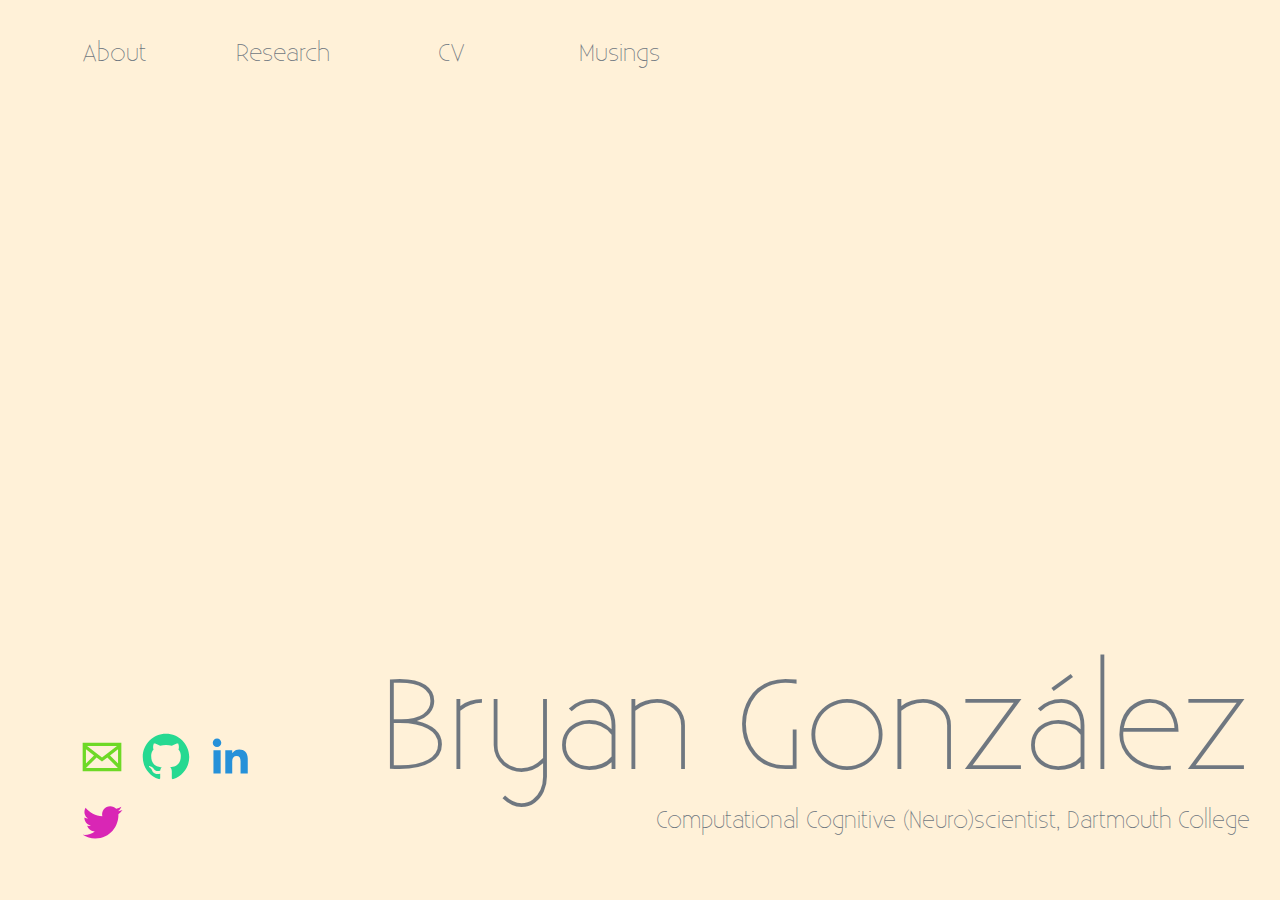
<file: index.html>
<!DOCTYPE html>
<html lang="en">

<title>Bryan González</title>


<meta charset="UTF-8">

<script src="/static/lib/jquery-min.js" type="text/javascript"> </script>
<script src="/static/lib/bootstrap.min.js" type="text/javascript"> </script>



<link rel="stylesheet" href="/static/css/animate.css" type="text/css" />

<link rel="stylesheet" href="/static/css/bootstrap.min.css" type="text/css" />
<link rel="stylesheet"  href="/static/css/styles.css" type="text/css"/>
<link rel="shortcut icon" href="/static/favicon.ico">
<meta name="viewport" content="width=device-width, initial-scale=1, shrink-to-fit=yes">





    <div class="container-fluid" style="height: 100%;">

        

<div class="container-fluid" style="height: 100%;">
    <!-- top menu bar -->
    <div class="row justify-content-start align-items-center no-gutters animated bounceInDown" id="menu_opts" style="height: 8vh; width:79vw; font-size: x-large;">
        <div class="col-2" style="text-align: center"  >
            <a class="menubutton" id="abt_btn" href=/about_me.html>About</a>
        </div>
        <div class="col-2" style="text-align: center" >
            <a class="menubutton" id="rsrch_btn" href=/research.html>Research</a>
        </div>
        <div class="col-2" style="text-align: center" >
            <a class="menubutton" id="cv_btn" href=/CV.html>CV</a>
        </div>
        <div class="col-2" style="text-align: center" >
            <a class="menubutton" id="cntct_btn" href=/blog.html>Musings</a>
        </div>
    </div>

    <div class="row justify-content-between align-items-end animated bounceInUp" style="height: 85vh;">
        <div class="col-sm-3 justify-content-start align-items-end">
            <ul class="soc">

  <li><a class="icon-8 email" href="mailto:bsg262@gmail.com" title="Email" target="_blank" rel="noopener noreferrer">
      <div class="ir">
        <svg viewbox="0 0 512 512" preserveAspectRatio="xMidYMid meet">
          <path d="M101.3 141.6v228.9h0.3 308.4 0.8V141.6H101.3zM375.7 167.8l-119.7 91.5 -119.6-91.5H375.7zM127.6 194.1l64.1 49.1 -64.1 64.1V194.1zM127.8 344.2l84.9-84.9 43.2 33.1 43-32.9 84.7 84.7L127.8 344.2 127.8 344.2zM384.4 307.8l-64.4-64.4 64.4-49.3V307.8z"></path>
        </svg>
      </div></a></li>
  <li><a class="icon-13 github" href="https://github.com/BryanGonzalez262" title="GitHub" target="_blank" rel="noopener noreferrer">
      <div class="ir">
        <svg viewbox="0 0 512 512" preserveAspectRatio="xMidYMid meet">
          <path d="M256 70.7c-102.6 0-185.9 83.2-185.9 185.9 0 82.1 53.3 151.8 127.1 176.4 9.3 1.7 12.3-4 12.3-8.9V389.4c-51.7 11.3-62.5-21.9-62.5-21.9 -8.4-21.5-20.6-27.2-20.6-27.2 -16.9-11.5 1.3-11.3 1.3-11.3 18.7 1.3 28.5 19.2 28.5 19.2 16.6 28.4 43.5 20.2 54.1 15.4 1.7-12 6.5-20.2 11.8-24.9 -41.3-4.7-84.7-20.6-84.7-91.9 0-20.3 7.3-36.9 19.2-49.9 -1.9-4.7-8.3-23.6 1.8-49.2 0 0 15.6-5 51.1 19.1 14.8-4.1 30.7-6.2 46.5-6.3 15.8 0.1 31.7 2.1 46.6 6.3 35.5-24 51.1-19.1 51.1-19.1 10.1 25.6 3.8 44.5 1.8 49.2 11.9 13 19.1 29.6 19.1 49.9 0 71.4-43.5 87.1-84.9 91.7 6.7 5.8 12.8 17.1 12.8 34.4 0 24.9 0 44.9 0 51 0 4.9 3 10.7 12.4 8.9 73.8-24.6 127-94.3 127-176.4C441.9 153.9 358.6 70.7 256 70.7z"></path>
        </svg>
      </div></a></li>
  <li><a class="icon-17 linkedin" href="https://www.linkedin.com/in/bryan-gonzalez-a8a72b31/" title="LinkedIn" target="_blank" rel="noopener noreferrer">
      <div class="ir">
        <svg viewbox="0 0 512 512" preserveAspectRatio="xMidYMid meet">
          <path d="M186.4 142.4c0 19-15.3 34.5-34.2 34.5 -18.9 0-34.2-15.4-34.2-34.5 0-19 15.3-34.5 34.2-34.5C171.1 107.9 186.4 123.4 186.4 142.4zM181.4 201.3h-57.8V388.1h57.8V201.3zM273.8 201.3h-55.4V388.1h55.4c0 0 0-69.3 0-98 0-26.3 12.1-41.9 35.2-41.9 21.3 0 31.5 15 31.5 41.9 0 26.9 0 98 0 98h57.5c0 0 0-68.2 0-118.3 0-50-28.3-74.2-68-74.2 -39.6 0-56.3 30.9-56.3 30.9v-25.2H273.8z"></path>
        </svg>
      </div></a></li>
  <li><a class="icon-26 twitter" href="https://twitter.com/yoBryanGonzalez" title="Twitter" target="_blank" rel="noopener noreferrer">
      <div class="ir">
        <svg viewbox="0 0 512 512" preserveAspectRatio="xMidYMid meet">
          <path d="M419.6 168.6c-11.7 5.2-24.2 8.7-37.4 10.2 13.4-8.1 23.8-20.8 28.6-36 -12.6 7.5-26.5 12.9-41.3 15.8 -11.9-12.6-28.8-20.6-47.5-20.6 -42 0-72.9 39.2-63.4 79.9 -54.1-2.7-102.1-28.6-134.2-68 -17 29.2-8.8 67.5 20.1 86.9 -10.7-0.3-20.7-3.3-29.5-8.1 -0.7 30.2 20.9 58.4 52.2 64.6 -9.2 2.5-19.2 3.1-29.4 1.1 8.3 25.9 32.3 44.7 60.8 45.2 -27.4 21.4-61.8 31-96.4 27 28.8 18.5 63 29.2 99.8 29.2 120.8 0 189.1-102.1 185-193.6C399.9 193.1 410.9 181.7 419.6 168.6z"></path>
        </svg>
      </div></a></li>
</ul>
        </div>
        <div class="col-auto justify-content-end">
        <p id="title_name" style="margin-bottom: -13px;" >Bryan González</p>
        <p id="subtitle">Computational Cognitive (Neuro)scientist, Dartmouth College</p>
        </div>
    </div>


</div>

    </div>


</html>
</file>
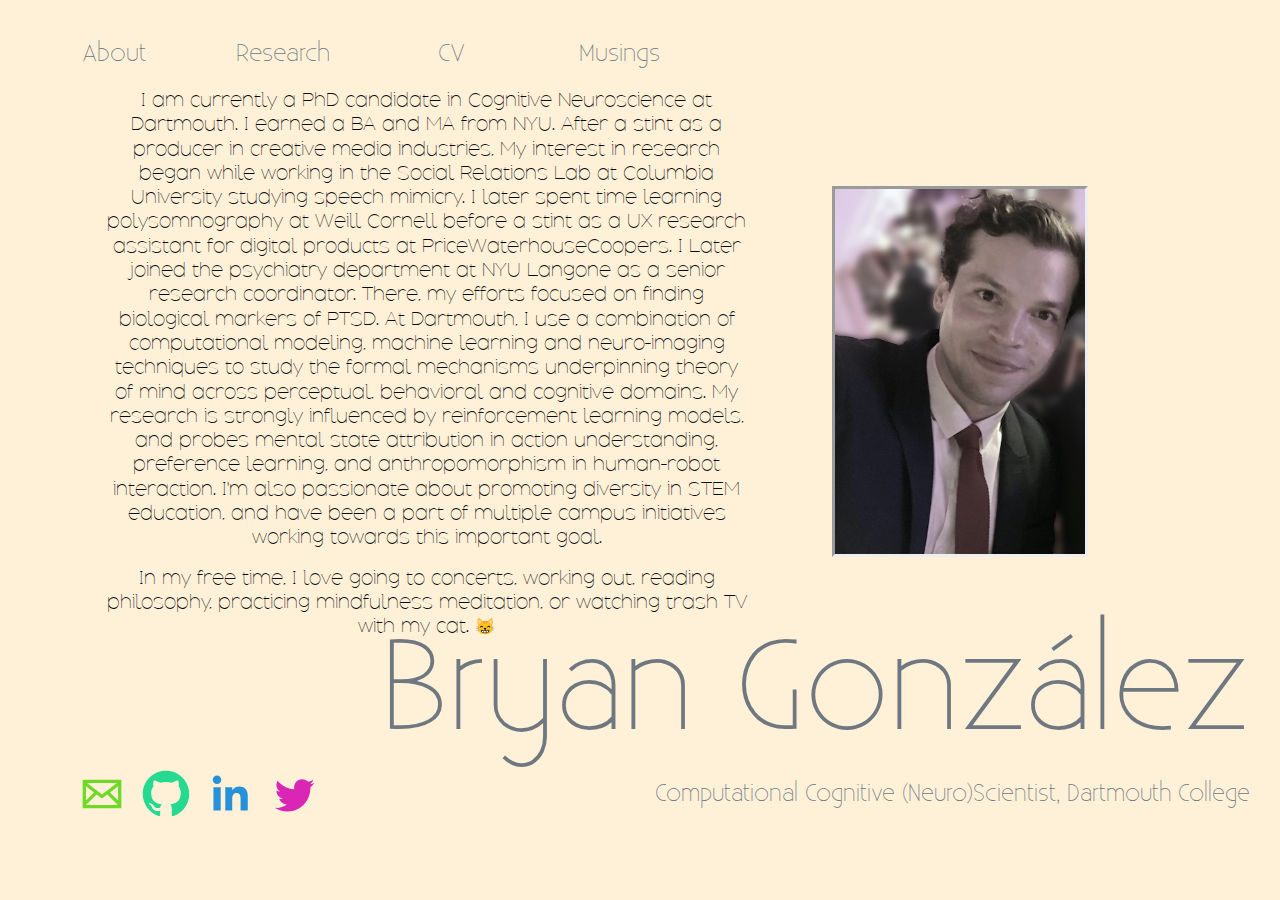
<file: about_me.html>
<!DOCTYPE html>
<html lang="en">
<head>
    <meta charset="UTF-8">

</head>

<!DOCTYPE html>
<html lang="en">

<title>Bryan González</title>


<meta charset="UTF-8">

<script src="/static/lib/jquery-min.js" type="text/javascript"> </script>
<script src="/static/lib/bootstrap.min.js" type="text/javascript"> </script>



<link rel="stylesheet" href="/static/css/animate.css" type="text/css" />

<link rel="stylesheet" href="/static/css/bootstrap.min.css" type="text/css" />
<link rel="stylesheet"  href="/static/css/styles.css" type="text/css"/>
<link rel="shortcut icon" href="/static/favicon.ico">
<meta name="viewport" content="width=device-width, initial-scale=1, shrink-to-fit=yes">





    <div class="container-fluid" style="height: 100%;">

        


<div class="container-fluid" style="height: 100%;">
    <!-- top menu bar -->
    <div class="row justify-content-start align-items-center no-gutters" id="menu_opts" style="height: 8vh; width:79vw; font-size: x-large;">
        <div class="col-2" style="text-align: center"  >
            <a class="menubutton" id="abt_btn" href=/about_me.html>About</a>
        </div>
        <div class="col-2" style="text-align: center" >
            <a class="menubutton" id="rsrch_btn" href=/research.html>Research</a>
        </div>
        <div class="col-2" style="text-align: center" >
            <a class="menubutton" id="cv_btn" href=/CV.html>CV</a>
        </div>
        <div class="col-2" style="text-align: center" >
            <a class="menubutton" id="cntct_btn" href=/blog.html>Musings</a>
        </div>
    </div>
    <div class="row  animated fadeIn" id="main_text" style="height:55vh;">
        <div class="row justify-content-center align-items-center">
            <div class="col-sm-6">
                <div class="row align-items-center">
                    <p id="aboutBryan" align="justify"> I am currently a PhD candidate in Cognitive Neuroscience at Dartmouth. I earned a BA and MA from NYU. After a stint as a producer in creative media industries, My interest in research began while working in the Social Relations Lab at Columbia University studying speech mimicry. I later spent time learning polysomnography at Weill Cornell before a stint as a UX research assistant for digital products at PriceWaterhouseCoopers. I Later joined the psychiatry department at NYU Langone as a senior research coordinator. There, my efforts focused on finding biological markers of PTSD. At Dartmouth, I use a combination of computational modeling, machine learning and neuro-imaging techniques to study the formal mechanisms underpinning theory of mind across perceptual, behavioral and cognitive domains. My research is strongly influenced by reinforcement learning models, and probes mental state attribution in action understanding, preference learning, and anthropomorphism in human-robot interaction. I'm also passionate about promoting diversity in STEM education, and have been a part of multiple campus initiatives working towards this important goal.</p>
                    <p id="aboutBryan"> In my free time, I love going to concerts, working out, reading philosophy, practicing mindfulness meditation, or watching trash TV with my cat. 😸</p>
                </div>
            </div>
            <div class="col-4">
                 <div class="row justify-content-center align-items-center" style="height: 100%;">
                    <img src="static/images/bryan22.jpg" style="width: 60%; height: auto; border-style: inset;">
                </div>
            </div>
        </div>
    </div>
    <div class="row justify-content-between align-items-end" >
        <div class="col justify-content-start align-items-end">
            <ul class="soc">

  <li><a class="icon-8 email" href="mailto:bsg262@gmail.com" title="Email" target="_blank" rel="noopener noreferrer">
      <div class="ir">
        <svg viewbox="0 0 512 512" preserveAspectRatio="xMidYMid meet">
          <path d="M101.3 141.6v228.9h0.3 308.4 0.8V141.6H101.3zM375.7 167.8l-119.7 91.5 -119.6-91.5H375.7zM127.6 194.1l64.1 49.1 -64.1 64.1V194.1zM127.8 344.2l84.9-84.9 43.2 33.1 43-32.9 84.7 84.7L127.8 344.2 127.8 344.2zM384.4 307.8l-64.4-64.4 64.4-49.3V307.8z"></path>
        </svg>
      </div></a></li>
  <li><a class="icon-13 github" href="https://github.com/BryanGonzalez262" title="GitHub" target="_blank" rel="noopener noreferrer">
      <div class="ir">
        <svg viewbox="0 0 512 512" preserveAspectRatio="xMidYMid meet">
          <path d="M256 70.7c-102.6 0-185.9 83.2-185.9 185.9 0 82.1 53.3 151.8 127.1 176.4 9.3 1.7 12.3-4 12.3-8.9V389.4c-51.7 11.3-62.5-21.9-62.5-21.9 -8.4-21.5-20.6-27.2-20.6-27.2 -16.9-11.5 1.3-11.3 1.3-11.3 18.7 1.3 28.5 19.2 28.5 19.2 16.6 28.4 43.5 20.2 54.1 15.4 1.7-12 6.5-20.2 11.8-24.9 -41.3-4.7-84.7-20.6-84.7-91.9 0-20.3 7.3-36.9 19.2-49.9 -1.9-4.7-8.3-23.6 1.8-49.2 0 0 15.6-5 51.1 19.1 14.8-4.1 30.7-6.2 46.5-6.3 15.8 0.1 31.7 2.1 46.6 6.3 35.5-24 51.1-19.1 51.1-19.1 10.1 25.6 3.8 44.5 1.8 49.2 11.9 13 19.1 29.6 19.1 49.9 0 71.4-43.5 87.1-84.9 91.7 6.7 5.8 12.8 17.1 12.8 34.4 0 24.9 0 44.9 0 51 0 4.9 3 10.7 12.4 8.9 73.8-24.6 127-94.3 127-176.4C441.9 153.9 358.6 70.7 256 70.7z"></path>
        </svg>
      </div></a></li>
  <li><a class="icon-17 linkedin" href="https://www.linkedin.com/in/bryan-gonzalez-a8a72b31/" title="LinkedIn" target="_blank" rel="noopener noreferrer">
      <div class="ir">
        <svg viewbox="0 0 512 512" preserveAspectRatio="xMidYMid meet">
          <path d="M186.4 142.4c0 19-15.3 34.5-34.2 34.5 -18.9 0-34.2-15.4-34.2-34.5 0-19 15.3-34.5 34.2-34.5C171.1 107.9 186.4 123.4 186.4 142.4zM181.4 201.3h-57.8V388.1h57.8V201.3zM273.8 201.3h-55.4V388.1h55.4c0 0 0-69.3 0-98 0-26.3 12.1-41.9 35.2-41.9 21.3 0 31.5 15 31.5 41.9 0 26.9 0 98 0 98h57.5c0 0 0-68.2 0-118.3 0-50-28.3-74.2-68-74.2 -39.6 0-56.3 30.9-56.3 30.9v-25.2H273.8z"></path>
        </svg>
      </div></a></li>
  <li><a class="icon-26 twitter" href="https://twitter.com/yoBryanGonzalez" title="Twitter" target="_blank" rel="noopener noreferrer">
      <div class="ir">
        <svg viewbox="0 0 512 512" preserveAspectRatio="xMidYMid meet">
          <path d="M419.6 168.6c-11.7 5.2-24.2 8.7-37.4 10.2 13.4-8.1 23.8-20.8 28.6-36 -12.6 7.5-26.5 12.9-41.3 15.8 -11.9-12.6-28.8-20.6-47.5-20.6 -42 0-72.9 39.2-63.4 79.9 -54.1-2.7-102.1-28.6-134.2-68 -17 29.2-8.8 67.5 20.1 86.9 -10.7-0.3-20.7-3.3-29.5-8.1 -0.7 30.2 20.9 58.4 52.2 64.6 -9.2 2.5-19.2 3.1-29.4 1.1 8.3 25.9 32.3 44.7 60.8 45.2 -27.4 21.4-61.8 31-96.4 27 28.8 18.5 63 29.2 99.8 29.2 120.8 0 189.1-102.1 185-193.6C399.9 193.1 410.9 181.7 419.6 168.6z"></path>
        </svg>
      </div></a></li>
</ul>
        </div>
        <div class="col-auto justify-content-end">
        <a id="title_name" style="margin-bottom: -13px;" href="/">Bryan González</a>
        <p id="subtitle">Computational Cognitive (Neuro)Scientist, Dartmouth College</p>
        </div>
    </div>


</div>

    </div>


</html>
</file>
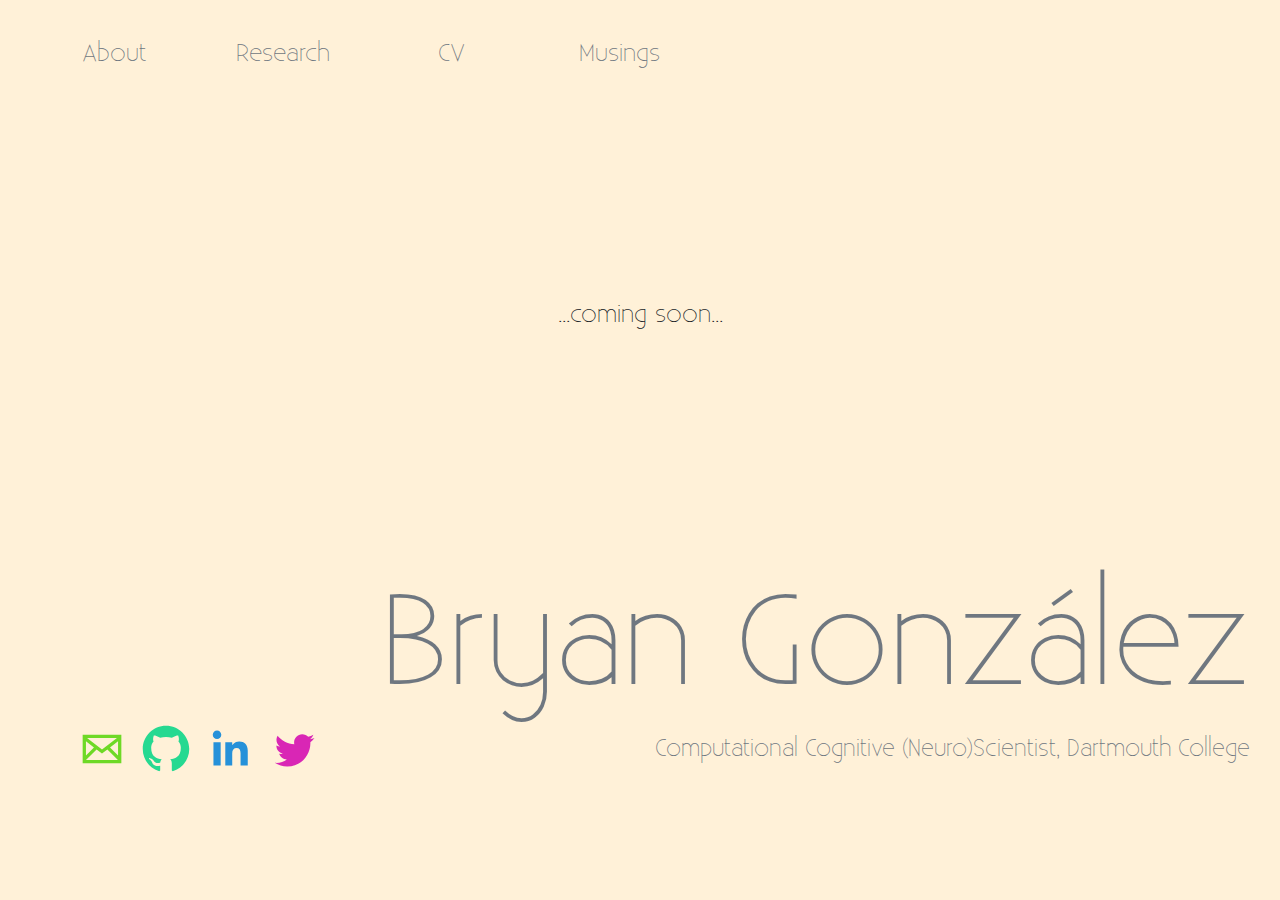
<file: blog.html>
<!DOCTYPE html>
<html lang="en">

<title>Bryan González</title>


<meta charset="UTF-8">

<script src="/static/lib/jquery-min.js" type="text/javascript"> </script>
<script src="/static/lib/bootstrap.min.js" type="text/javascript"> </script>



<link rel="stylesheet" href="/static/css/animate.css" type="text/css" />

<link rel="stylesheet" href="/static/css/bootstrap.min.css" type="text/css" />
<link rel="stylesheet"  href="/static/css/styles.css" type="text/css"/>
<link rel="shortcut icon" href="/static/favicon.ico">
<meta name="viewport" content="width=device-width, initial-scale=1, shrink-to-fit=yes">





    <div class="container-fluid" style="height: 100%;">

        


<div class="container-fluid" style="height: 100%;">
    <!-- top menu bar -->
    <div class="row justify-content-start align-items-center no-gutters" id="menu_opts" style="height: 8vh; width:79vw; font-size: x-large;">
        <div class="col-2" style="text-align: center"  >
            <a class="menubutton" id="abt_btn" href=/about_me.html>About</a>
        </div>
        <div class="col-2" style="text-align: center" >
            <a class="menubutton" id="rsrch_btn" href=/research.html>Research</a>
        </div>
        <div class="col-2" style="text-align: center" >
            <a class="menubutton" id="cv_btn" href=/CV.html>CV</a>
        </div>
        <div class="col-2" style="text-align: center" >
            <a class="menubutton" id="cntct_btn" href=/blog.html>Musings</a>
        </div>
    </div>
    <div class="row  justify-content-center align-items-center animated zoomInUp" id="main_text" style="font-size: x-large;">
            ...coming soon...
    </div>

    <div class="row justify-content-between align-items-end" style="height: 15%;">
        <div class="col justify-content-start align-items-end">
            <ul class="soc">

  <li><a class="icon-8 email" href="mailto:bsg262@gmail.com" title="Email" target="_blank" rel="noopener noreferrer">
      <div class="ir">
        <svg viewbox="0 0 512 512" preserveAspectRatio="xMidYMid meet">
          <path d="M101.3 141.6v228.9h0.3 308.4 0.8V141.6H101.3zM375.7 167.8l-119.7 91.5 -119.6-91.5H375.7zM127.6 194.1l64.1 49.1 -64.1 64.1V194.1zM127.8 344.2l84.9-84.9 43.2 33.1 43-32.9 84.7 84.7L127.8 344.2 127.8 344.2zM384.4 307.8l-64.4-64.4 64.4-49.3V307.8z"></path>
        </svg>
      </div></a></li>
  <li><a class="icon-13 github" href="https://github.com/BryanGonzalez262" title="GitHub" target="_blank" rel="noopener noreferrer">
      <div class="ir">
        <svg viewbox="0 0 512 512" preserveAspectRatio="xMidYMid meet">
          <path d="M256 70.7c-102.6 0-185.9 83.2-185.9 185.9 0 82.1 53.3 151.8 127.1 176.4 9.3 1.7 12.3-4 12.3-8.9V389.4c-51.7 11.3-62.5-21.9-62.5-21.9 -8.4-21.5-20.6-27.2-20.6-27.2 -16.9-11.5 1.3-11.3 1.3-11.3 18.7 1.3 28.5 19.2 28.5 19.2 16.6 28.4 43.5 20.2 54.1 15.4 1.7-12 6.5-20.2 11.8-24.9 -41.3-4.7-84.7-20.6-84.7-91.9 0-20.3 7.3-36.9 19.2-49.9 -1.9-4.7-8.3-23.6 1.8-49.2 0 0 15.6-5 51.1 19.1 14.8-4.1 30.7-6.2 46.5-6.3 15.8 0.1 31.7 2.1 46.6 6.3 35.5-24 51.1-19.1 51.1-19.1 10.1 25.6 3.8 44.5 1.8 49.2 11.9 13 19.1 29.6 19.1 49.9 0 71.4-43.5 87.1-84.9 91.7 6.7 5.8 12.8 17.1 12.8 34.4 0 24.9 0 44.9 0 51 0 4.9 3 10.7 12.4 8.9 73.8-24.6 127-94.3 127-176.4C441.9 153.9 358.6 70.7 256 70.7z"></path>
        </svg>
      </div></a></li>
  <li><a class="icon-17 linkedin" href="https://www.linkedin.com/in/bryan-gonzalez-a8a72b31/" title="LinkedIn" target="_blank" rel="noopener noreferrer">
      <div class="ir">
        <svg viewbox="0 0 512 512" preserveAspectRatio="xMidYMid meet">
          <path d="M186.4 142.4c0 19-15.3 34.5-34.2 34.5 -18.9 0-34.2-15.4-34.2-34.5 0-19 15.3-34.5 34.2-34.5C171.1 107.9 186.4 123.4 186.4 142.4zM181.4 201.3h-57.8V388.1h57.8V201.3zM273.8 201.3h-55.4V388.1h55.4c0 0 0-69.3 0-98 0-26.3 12.1-41.9 35.2-41.9 21.3 0 31.5 15 31.5 41.9 0 26.9 0 98 0 98h57.5c0 0 0-68.2 0-118.3 0-50-28.3-74.2-68-74.2 -39.6 0-56.3 30.9-56.3 30.9v-25.2H273.8z"></path>
        </svg>
      </div></a></li>
  <li><a class="icon-26 twitter" href="https://twitter.com/yoBryanGonzalez" title="Twitter" target="_blank" rel="noopener noreferrer">
      <div class="ir">
        <svg viewbox="0 0 512 512" preserveAspectRatio="xMidYMid meet">
          <path d="M419.6 168.6c-11.7 5.2-24.2 8.7-37.4 10.2 13.4-8.1 23.8-20.8 28.6-36 -12.6 7.5-26.5 12.9-41.3 15.8 -11.9-12.6-28.8-20.6-47.5-20.6 -42 0-72.9 39.2-63.4 79.9 -54.1-2.7-102.1-28.6-134.2-68 -17 29.2-8.8 67.5 20.1 86.9 -10.7-0.3-20.7-3.3-29.5-8.1 -0.7 30.2 20.9 58.4 52.2 64.6 -9.2 2.5-19.2 3.1-29.4 1.1 8.3 25.9 32.3 44.7 60.8 45.2 -27.4 21.4-61.8 31-96.4 27 28.8 18.5 63 29.2 99.8 29.2 120.8 0 189.1-102.1 185-193.6C399.9 193.1 410.9 181.7 419.6 168.6z"></path>
        </svg>
      </div></a></li>
</ul>
        </div>
        <div class="col-auto justify-content-end">
        <a id="title_name" style="margin-bottom: -13px;" href="/">Bryan González</a>

        <p id="subtitle">Computational Cognitive (Neuro)Scientist, Dartmouth College</p>
        </div>
    </div>


</div>

    </div>


</html>
</file>
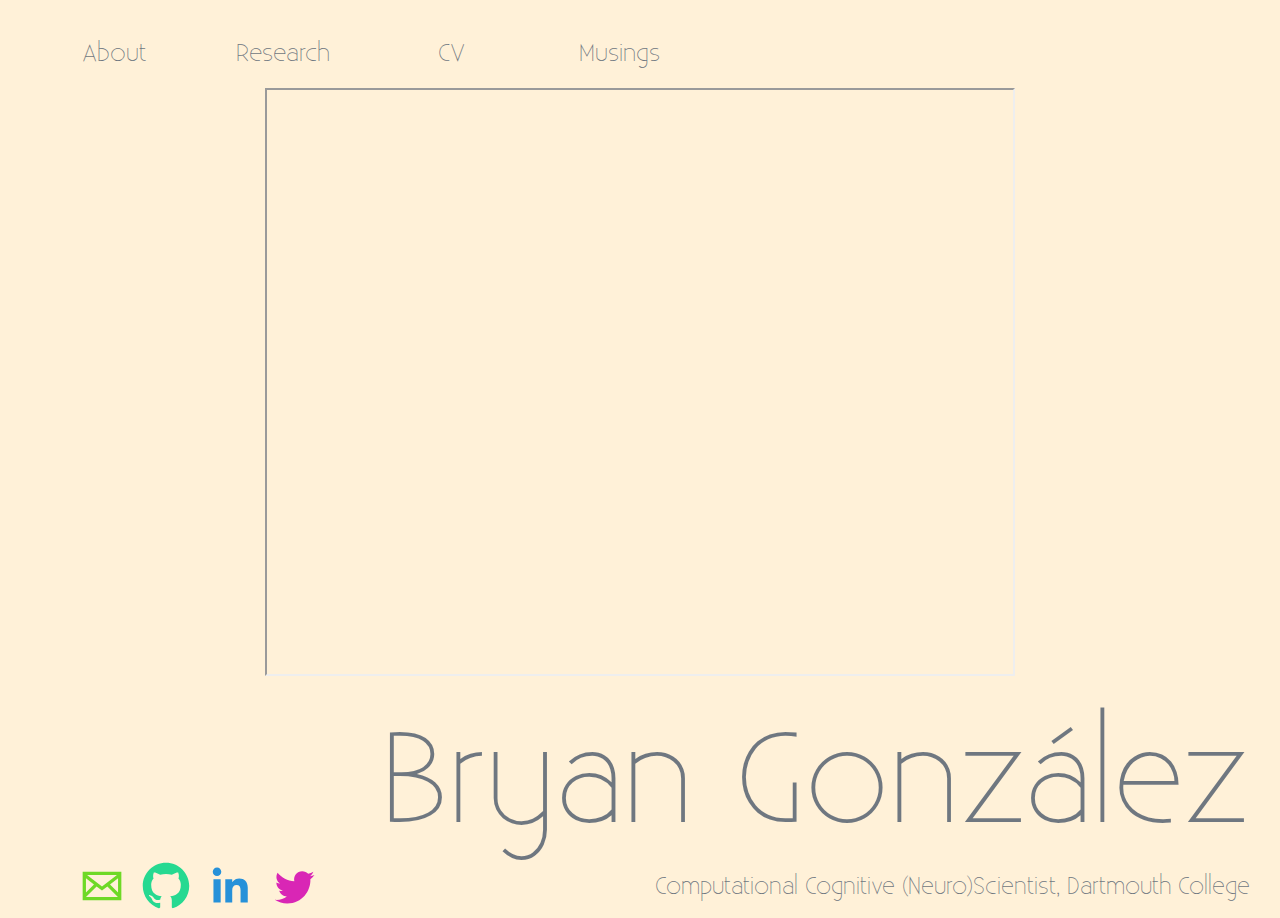
<file: CV.html>
<!DOCTYPE html>
<html lang="en">

<title>Bryan González</title>


<meta charset="UTF-8">

<script src="/static/lib/jquery-min.js" type="text/javascript"> </script>
<script src="/static/lib/bootstrap.min.js" type="text/javascript"> </script>



<link rel="stylesheet" href="/static/css/animate.css" type="text/css" />

<link rel="stylesheet" href="/static/css/bootstrap.min.css" type="text/css" />
<link rel="stylesheet"  href="/static/css/styles.css" type="text/css"/>
<link rel="shortcut icon" href="/static/favicon.ico">
<meta name="viewport" content="width=device-width, initial-scale=1, shrink-to-fit=yes">





    <div class="container-fluid" style="height: 100%;">

        

<div class="container-fluid" style="height: 100%;">
    <!-- top menu bar -->
    <div class="row justify-content-start align-items-center no-gutters" id="menu_opts" style="height: 8vh; width:79vw; font-size: x-large;">
        <div class="col-2" style="text-align: center"  >
            <a class="menubutton" id="abt_btn" href=/about_me.html>About</a>
        </div>
        <div class="col-2" style="text-align: center" >
            <a class="menubutton" id="rsrch_btn" href=/research.html>Research</a>
        </div>
        <div class="col-2" style="text-align: center" >
            <a class="menubutton" id="cv_btn" href=/CV.html>CV</a>
        </div>
        <div class="col-2" style="text-align: center" >
            <a class="menubutton" id="cntct_btn" href=/blog.html>Musings</a>
        </div>
    </div>

    <div class="row  justify-content-center align-content-center animated zoomInUp" id="main_text" style="height:68%;">
        <iframe src="static/images/B_Gonzalez_CV_2020.pdf" width="60%" height="100%"></iframe>
    </div>

    <div class="row justify-content-between align-items-end" style="height: 15%;">
        <div class="col justify-content-start align-items-end">
            <ul class="soc">

  <li><a class="icon-8 email" href="mailto:bsg262@gmail.com" title="Email" target="_blank" rel="noopener noreferrer">
      <div class="ir">
        <svg viewbox="0 0 512 512" preserveAspectRatio="xMidYMid meet">
          <path d="M101.3 141.6v228.9h0.3 308.4 0.8V141.6H101.3zM375.7 167.8l-119.7 91.5 -119.6-91.5H375.7zM127.6 194.1l64.1 49.1 -64.1 64.1V194.1zM127.8 344.2l84.9-84.9 43.2 33.1 43-32.9 84.7 84.7L127.8 344.2 127.8 344.2zM384.4 307.8l-64.4-64.4 64.4-49.3V307.8z"></path>
        </svg>
      </div></a></li>
  <li><a class="icon-13 github" href="https://github.com/BryanGonzalez262" title="GitHub" target="_blank" rel="noopener noreferrer">
      <div class="ir">
        <svg viewbox="0 0 512 512" preserveAspectRatio="xMidYMid meet">
          <path d="M256 70.7c-102.6 0-185.9 83.2-185.9 185.9 0 82.1 53.3 151.8 127.1 176.4 9.3 1.7 12.3-4 12.3-8.9V389.4c-51.7 11.3-62.5-21.9-62.5-21.9 -8.4-21.5-20.6-27.2-20.6-27.2 -16.9-11.5 1.3-11.3 1.3-11.3 18.7 1.3 28.5 19.2 28.5 19.2 16.6 28.4 43.5 20.2 54.1 15.4 1.7-12 6.5-20.2 11.8-24.9 -41.3-4.7-84.7-20.6-84.7-91.9 0-20.3 7.3-36.9 19.2-49.9 -1.9-4.7-8.3-23.6 1.8-49.2 0 0 15.6-5 51.1 19.1 14.8-4.1 30.7-6.2 46.5-6.3 15.8 0.1 31.7 2.1 46.6 6.3 35.5-24 51.1-19.1 51.1-19.1 10.1 25.6 3.8 44.5 1.8 49.2 11.9 13 19.1 29.6 19.1 49.9 0 71.4-43.5 87.1-84.9 91.7 6.7 5.8 12.8 17.1 12.8 34.4 0 24.9 0 44.9 0 51 0 4.9 3 10.7 12.4 8.9 73.8-24.6 127-94.3 127-176.4C441.9 153.9 358.6 70.7 256 70.7z"></path>
        </svg>
      </div></a></li>
  <li><a class="icon-17 linkedin" href="https://www.linkedin.com/in/bryan-gonzalez-a8a72b31/" title="LinkedIn" target="_blank" rel="noopener noreferrer">
      <div class="ir">
        <svg viewbox="0 0 512 512" preserveAspectRatio="xMidYMid meet">
          <path d="M186.4 142.4c0 19-15.3 34.5-34.2 34.5 -18.9 0-34.2-15.4-34.2-34.5 0-19 15.3-34.5 34.2-34.5C171.1 107.9 186.4 123.4 186.4 142.4zM181.4 201.3h-57.8V388.1h57.8V201.3zM273.8 201.3h-55.4V388.1h55.4c0 0 0-69.3 0-98 0-26.3 12.1-41.9 35.2-41.9 21.3 0 31.5 15 31.5 41.9 0 26.9 0 98 0 98h57.5c0 0 0-68.2 0-118.3 0-50-28.3-74.2-68-74.2 -39.6 0-56.3 30.9-56.3 30.9v-25.2H273.8z"></path>
        </svg>
      </div></a></li>
  <li><a class="icon-26 twitter" href="https://twitter.com/yoBryanGonzalez" title="Twitter" target="_blank" rel="noopener noreferrer">
      <div class="ir">
        <svg viewbox="0 0 512 512" preserveAspectRatio="xMidYMid meet">
          <path d="M419.6 168.6c-11.7 5.2-24.2 8.7-37.4 10.2 13.4-8.1 23.8-20.8 28.6-36 -12.6 7.5-26.5 12.9-41.3 15.8 -11.9-12.6-28.8-20.6-47.5-20.6 -42 0-72.9 39.2-63.4 79.9 -54.1-2.7-102.1-28.6-134.2-68 -17 29.2-8.8 67.5 20.1 86.9 -10.7-0.3-20.7-3.3-29.5-8.1 -0.7 30.2 20.9 58.4 52.2 64.6 -9.2 2.5-19.2 3.1-29.4 1.1 8.3 25.9 32.3 44.7 60.8 45.2 -27.4 21.4-61.8 31-96.4 27 28.8 18.5 63 29.2 99.8 29.2 120.8 0 189.1-102.1 185-193.6C399.9 193.1 410.9 181.7 419.6 168.6z"></path>
        </svg>
      </div></a></li>
</ul>
        </div>
        <div class="col-auto justify-content-end">
        <a id="title_name" style="margin-bottom: -13px;" href="/">Bryan González</a>
        <p id="subtitle">Computational Cognitive (Neuro)Scientist, Dartmouth College</p>
        </div>
    </div>


</div>

    </div>


</html>
</file>
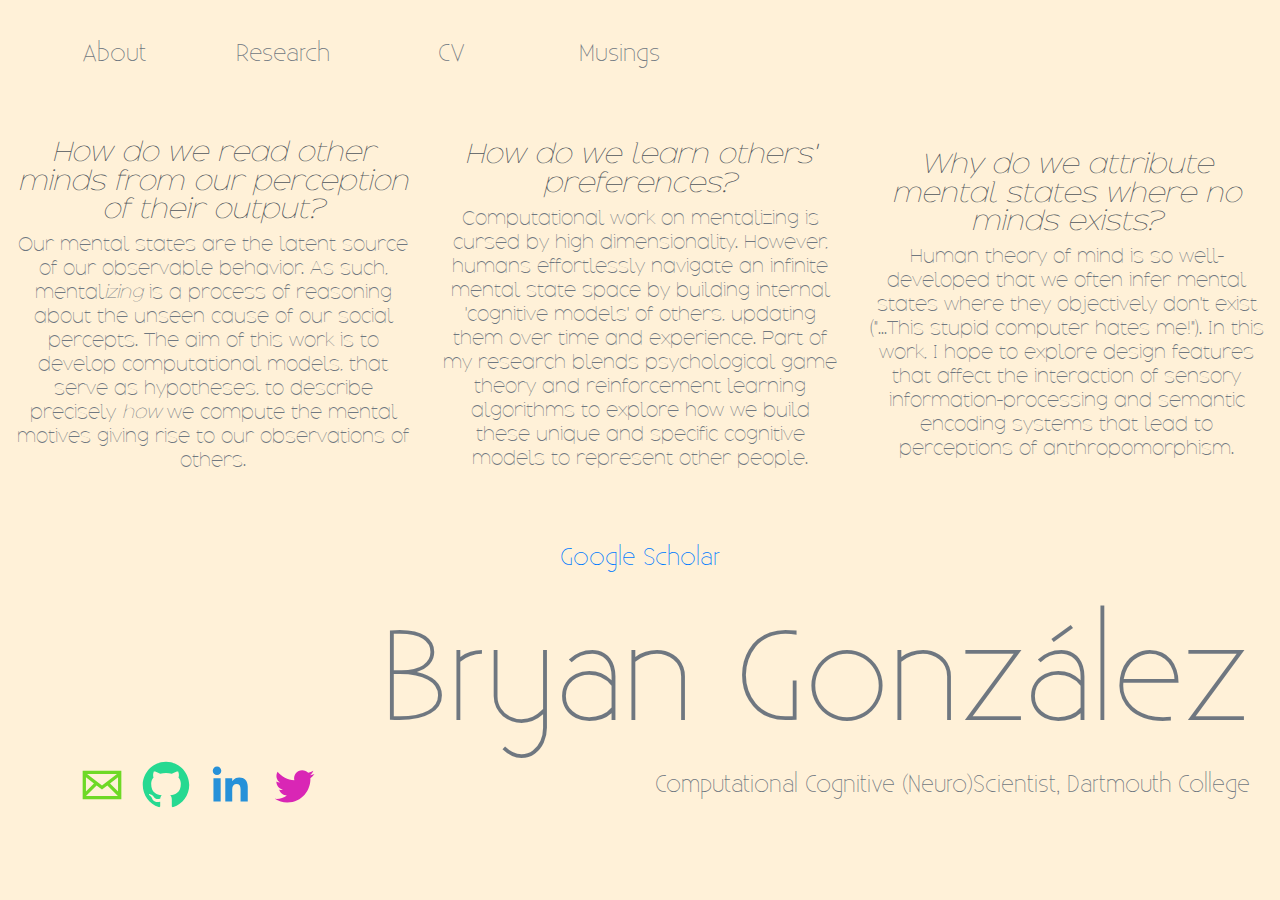
<file: research.html>
<!DOCTYPE html>
<html lang="en">

<title>Bryan González</title>


<meta charset="UTF-8">

<script src="/static/lib/jquery-min.js" type="text/javascript"> </script>
<script src="/static/lib/bootstrap.min.js" type="text/javascript"> </script>



<link rel="stylesheet" href="/static/css/animate.css" type="text/css" />

<link rel="stylesheet" href="/static/css/bootstrap.min.css" type="text/css" />
<link rel="stylesheet"  href="/static/css/styles.css" type="text/css"/>
<link rel="shortcut icon" href="/static/favicon.ico">
<meta name="viewport" content="width=device-width, initial-scale=1, shrink-to-fit=yes">





    <div class="container-fluid" style="height: 100%;">

        


<div class="container-fluid" style="height: 100%;">
    <!-- top menu bar -->
    <div class="row justify-content-start align-items-center no-gutters" id="menu_opts" style="height: 8vh; width:79vw; font-size: x-large;">
        <div class="col-2" style="text-align: center"  >
            <a class="menubutton" id="abt_btn" href=/about_me.html>About</a>
        </div>
        <div class="col-2" style="text-align: center" >
            <a class="menubutton" id="rsrch_btn" href=/research.html>Research</a>
        </div>
        <div class="col-2" style="text-align: center" >
            <a class="menubutton" id="cv_btn" href=/CV.html>CV</a>
        </div>
        <div class="col-2" style="text-align: center" >
            <a class="menubutton" id="cntct_btn" href=/blog.html>Musings</a>
        </div>
    </div>
    <div class="row  align-content-center animated zoomInUp" id="main_text" >
        <div class="row justify-content-center align-items-center">
            <div class="col-4">
                <h1 class="rsrchQ"> How do we read other minds from our perception of their output?</h1>
                    <p class="rsrchBlurb">Our mental states are the latent source of our observable behavior.
                    As such, mental<span style="font-style: italic;">izing</span> is a process of reasoning about the unseen
                    cause of our social percepts. The aim of this work is to develop computational models, that serve as hypotheses, to describe precisely <span style="font-style: italic;">how</span>
                    we compute the mental motives giving rise to our observations of others.</p>
            </div>
            <div class="col-4" >
                <h1 class="rsrchQ"> How do we learn others' preferences?</h1>
                <p class="rsrchBlurb">Computational work on mentalizing is cursed by high dimensionality.
                However, humans effortlessly navigate an infinite mental state space by building internal 'cognitive models'
                of others, updating them over time and experience. Part of my research blends psychological game theory and
                reinforcement learning algorithms to explore how we build these unique and specific cognitive models to represent other people.</p>
            </div>
            <div class="col-4" >
                <h1 class="rsrchQ"> Why do we attribute mental states where no minds exists?</h1>
                <p class="rsrchBlurb">Human theory of mind is so well-developed that we often infer mental states
                    where they objectively don't exist ("...This stupid computer hates me!").
                    In this work, I hope to explore design features that affect the interaction of sensory information-processing
                    and semantic encoding systems that lead to perceptions of anthropomorphism. </p>
            </div>

        </div>
    </div>
    <div class= "row" style="font-size: x-large; justify-content: center"><a href="https://scholar.google.com/citations?hl=en&user=e0DWYJkAAAAJ&view_op=list_works&sortby=pubdate" target="_blank" rel="noopener noreferrer"> Google Scholar</a></div>

    <div class="row justify-content-between align-items-end" style="height: 15%;">
        <div class="col justify-content-start align-items-end">
            <ul class="soc">

  <li><a class="icon-8 email" href="mailto:bsg262@gmail.com" title="Email" target="_blank" rel="noopener noreferrer">
      <div class="ir">
        <svg viewbox="0 0 512 512" preserveAspectRatio="xMidYMid meet">
          <path d="M101.3 141.6v228.9h0.3 308.4 0.8V141.6H101.3zM375.7 167.8l-119.7 91.5 -119.6-91.5H375.7zM127.6 194.1l64.1 49.1 -64.1 64.1V194.1zM127.8 344.2l84.9-84.9 43.2 33.1 43-32.9 84.7 84.7L127.8 344.2 127.8 344.2zM384.4 307.8l-64.4-64.4 64.4-49.3V307.8z"></path>
        </svg>
      </div></a></li>
  <li><a class="icon-13 github" href="https://github.com/BryanGonzalez262" title="GitHub" target="_blank" rel="noopener noreferrer">
      <div class="ir">
        <svg viewbox="0 0 512 512" preserveAspectRatio="xMidYMid meet">
          <path d="M256 70.7c-102.6 0-185.9 83.2-185.9 185.9 0 82.1 53.3 151.8 127.1 176.4 9.3 1.7 12.3-4 12.3-8.9V389.4c-51.7 11.3-62.5-21.9-62.5-21.9 -8.4-21.5-20.6-27.2-20.6-27.2 -16.9-11.5 1.3-11.3 1.3-11.3 18.7 1.3 28.5 19.2 28.5 19.2 16.6 28.4 43.5 20.2 54.1 15.4 1.7-12 6.5-20.2 11.8-24.9 -41.3-4.7-84.7-20.6-84.7-91.9 0-20.3 7.3-36.9 19.2-49.9 -1.9-4.7-8.3-23.6 1.8-49.2 0 0 15.6-5 51.1 19.1 14.8-4.1 30.7-6.2 46.5-6.3 15.8 0.1 31.7 2.1 46.6 6.3 35.5-24 51.1-19.1 51.1-19.1 10.1 25.6 3.8 44.5 1.8 49.2 11.9 13 19.1 29.6 19.1 49.9 0 71.4-43.5 87.1-84.9 91.7 6.7 5.8 12.8 17.1 12.8 34.4 0 24.9 0 44.9 0 51 0 4.9 3 10.7 12.4 8.9 73.8-24.6 127-94.3 127-176.4C441.9 153.9 358.6 70.7 256 70.7z"></path>
        </svg>
      </div></a></li>
  <li><a class="icon-17 linkedin" href="https://www.linkedin.com/in/bryan-gonzalez-a8a72b31/" title="LinkedIn" target="_blank" rel="noopener noreferrer">
      <div class="ir">
        <svg viewbox="0 0 512 512" preserveAspectRatio="xMidYMid meet">
          <path d="M186.4 142.4c0 19-15.3 34.5-34.2 34.5 -18.9 0-34.2-15.4-34.2-34.5 0-19 15.3-34.5 34.2-34.5C171.1 107.9 186.4 123.4 186.4 142.4zM181.4 201.3h-57.8V388.1h57.8V201.3zM273.8 201.3h-55.4V388.1h55.4c0 0 0-69.3 0-98 0-26.3 12.1-41.9 35.2-41.9 21.3 0 31.5 15 31.5 41.9 0 26.9 0 98 0 98h57.5c0 0 0-68.2 0-118.3 0-50-28.3-74.2-68-74.2 -39.6 0-56.3 30.9-56.3 30.9v-25.2H273.8z"></path>
        </svg>
      </div></a></li>
  <li><a class="icon-26 twitter" href="https://twitter.com/yoBryanGonzalez" title="Twitter" target="_blank" rel="noopener noreferrer">
      <div class="ir">
        <svg viewbox="0 0 512 512" preserveAspectRatio="xMidYMid meet">
          <path d="M419.6 168.6c-11.7 5.2-24.2 8.7-37.4 10.2 13.4-8.1 23.8-20.8 28.6-36 -12.6 7.5-26.5 12.9-41.3 15.8 -11.9-12.6-28.8-20.6-47.5-20.6 -42 0-72.9 39.2-63.4 79.9 -54.1-2.7-102.1-28.6-134.2-68 -17 29.2-8.8 67.5 20.1 86.9 -10.7-0.3-20.7-3.3-29.5-8.1 -0.7 30.2 20.9 58.4 52.2 64.6 -9.2 2.5-19.2 3.1-29.4 1.1 8.3 25.9 32.3 44.7 60.8 45.2 -27.4 21.4-61.8 31-96.4 27 28.8 18.5 63 29.2 99.8 29.2 120.8 0 189.1-102.1 185-193.6C399.9 193.1 410.9 181.7 419.6 168.6z"></path>
        </svg>
      </div></a></li>
</ul>
        </div>
        <div class="col-auto justify-content-end">
        <a id="title_name" style="margin-bottom: -13px;" href="/">Bryan González</a>

        <p id="subtitle">Computational Cognitive (Neuro)Scientist, Dartmouth College</p>
        </div>
    </div>


</div>

    </div>


</html>
</file>
<file: static/css/styles.css>
@font-face {
    font-family: 'existencelight';
    src: url('Existence-Light-webfont.eot');
    src: url('Existence-Light-webfont.eot?#iefix') format('embedded-opentype'),
         url('Existence-Light-webfont.woff') format('woff'),
         url('Existence-Light-webfont.ttf') format('truetype'),
         url('Existence-Light-webfont.svg#existencelight') format('svg');
    font-weight: normal;
    font-style: normal;
}
@font-face {
    font-family: 'Elegant';
    src: url("Elegant.otf") format('opentype');
    src: url("Elegant.ttf")format('truetype');
    font-weight: normal;
    font-style: normal;

}
@font-face {
    font-family: 'Adequate-ExtraLight';
    src: url("Adequate-ExtraLight.ttf")format('truetype');
    font-weight: normal;
    font-style: normal;
}


body {
    font-family: 'existencelight', Fallback, sans-serif;
    /* background-color: #cfe5e5;*/
    background-color: #FFF1D8;
    margin: 1rem auto;
    height: 96vh;
    font-size: 100%;
}

#title_name{
    text-align: right;
    font-size: 10vw;
    margin-block-end: inherit;
    background: #6f7780;
    -webkit-background-clip: text;
    -webkit-text-fill-color: transparent;
    /*background: -webkit-linear-gradient(right, white, whitesmoke, #6d6d6d, black);*/

}

#title_name:hover{
    background: darkred;
    -webkit-background-clip: text;
    -webkit-text-fill-color: transparent;
}
.menubutton{
    color: #6f7780;
    border: none;
    background-color: initial;}

.menubutton:hover{
    color: darkred;
    text-decoration-line: none;
}

#aboutBryan{
    font-family: "Adequate-ExtraLight";
    font-size: 1.8vh;
    text-align: center;
    color: #080809;
}

#subtitle{
    font-size: 1.8vw;
    color:#6f7780;
    text-align: right;
    margin-top: 0rem;
}

#main_text{
    height: 50vh;
}

.rsrchQ{
    font-family: "Adequate-ExtraLight";
    font-style: italic;
    font-size: x-large;
    text-align: center;
    color: #4f555b;
}
.rsrchBlurb{
    color:#6f7780;
    font-size: medium;
    font-family: "Adequate-ExtraLight";
    text-align: center;
}

.soc {
  display: block;
  font-size: 0;
  list-style: none;
  margin: 0 auto;
  /*padding: 48px;
  padding: 4.8rem;
  text-align: center;
  width: 110rem;
  max-width: 100%;*/
}
.soc li {
  display: inline-block;
  /*margin: 12px;
  margin: 1.2rem;*/
}
.soc a, .soc svg {
  display: block;
}
.soc a {
  position: relative;
  height: 4.0rem;
  width: 4.0rem;
}

.icon-1:hover, .icon-2:hover, .icon-3:hover, .icon-4:hover, .icon-5:hover, .icon-6:hover, .icon-7:hover, .icon-8:hover, .icon-9:hover, .icon-10:hover, .icon-11:hover, .icon-12:hover, .icon-13:hover, .icon-14:hover, .icon-15:hover, .icon-16:hover, .icon-17:hover, .icon-18:hover, .icon-19:hover, .icon-20:hover, .icon-21:hover, .icon-22:hover, .icon-23:hover, .icon-24:hover, .icon-25:hover, .icon-26:hover, .icon-27:hover, .icon-28:hover, .icon-29:hover, .icon-30:hover, .icon-31:hover, .icon-32:hover {
  border-radius: 100%;
  color: #0e1a25;
  fill: #0e1a25;
  -webkit-transform: scale(1.25);
          transform: scale(1.25);
  -webkit-transition: background-color 0.5s, -webkit-transform 0.5s ease-out;
  transition: background-color 0.5s, -webkit-transform 0.5s ease-out;
  transition: background-color 0.5s, transform 0.5s ease-out;
  transition: background-color 0.5s, transform 0.5s ease-out, -webkit-transform 0.5s ease-out;
}

.icon-1 {
  color: #d94a26;
  fill: #d94a26;
}
.icon-1:hover {
  background: #d94a26;
}

.icon-2 {
  color: #d96e26;
  fill: #d96e26;
}
.icon-2:hover {
  background: #d96e26;
}

.icon-3 {
  color: #d99126;
  fill: #d99126;
}
.icon-3:hover {
  background: #d99126;
}

.icon-4 {
  color: #d9b526;
  fill: #d9b526;
}
.icon-4:hover {
  background: #d9b526;
}

.icon-5 {
  color: #d9d926;
  fill: #d9d926;
}
.icon-5:hover {
  background: #d9d926;
}

.icon-6 {
  color: #b5d926;
  fill: #b5d926;
}
.icon-6:hover {
  background: #b5d926;
}

.icon-7 {
  color: #91d926;
  fill: #91d926;
}
.icon-7:hover {
  background: #91d926;
}

.icon-8 {
  color: #6ed926;
  fill: #6ed926;
}
.icon-8:hover {
  background: #6ed926;
}

.icon-9 {
  color: #4ad926;
  fill: #4ad926;
}
.icon-9:hover {
  background: #4ad926;
}

.icon-10 {
  color: #26d926;
  fill: #26d926;
}
.icon-10:hover {
  background: #26d926;
}

.icon-11 {
  color: #26d94a;
  fill: #26d94a;
}
.icon-11:hover {
  background: #26d94a;
}

.icon-12 {
  color: #26d96e;
  fill: #26d96e;
}
.icon-12:hover {
  background: #26d96e;
}

.icon-13 {
  color: #26d991;
  fill: #26d991;
}
.icon-13:hover {
  background: #26d991;
}

.icon-14 {
  color: #26d9b5;
  fill: #26d9b5;
}
.icon-14:hover {
  background: #26d9b5;
}

.icon-15 {
  color: #26d9d9;
  fill: #26d9d9;
}
.icon-15:hover {
  background: #26d9d9;
}

.icon-16 {
  color: #26b5d9;
  fill: #26b5d9;
}
.icon-16:hover {
  background: #26b5d9;
}

.icon-17 {
  color: #2691d9;
  fill: #2691d9;
}
.icon-17:hover {
  background: #2691d9;
}

.icon-18 {
  color: #266ed9;
  fill: #266ed9;
}
.icon-18:hover {
  background: #266ed9;
}

.icon-19 {
  color: #264ad9;
  fill: #264ad9;
}
.icon-19:hover {
  background: #264ad9;
}

.icon-20 {
  color: #2626d9;
  fill: #2626d9;
}
.icon-20:hover {
  background: #2626d9;
}

.icon-21 {
  color: #4a26d9;
  fill: #4a26d9;
}
.icon-21:hover {
  background: #4a26d9;
}

.icon-22 {
  color: #6e26d9;
  fill: #6e26d9;
}
.icon-22:hover {
  background: #6e26d9;
}

.icon-23 {
  color: #9126d9;
  fill: #9126d9;
}
.icon-23:hover {
  background: #9126d9;
}

.icon-24 {
  color: #b526d9;
  fill: #b526d9;
}
.icon-24:hover {
  background: #b526d9;
}

.icon-25 {
  color: #d926d9;
  fill: #d926d9;
}
.icon-25:hover {
  background: #d926d9;
}

.icon-26 {
  color: #d926b5;
  fill: #d926b5;
}
.icon-26:hover {
  background: #d926b5;
}

.icon-27 {
  color: #d92691;
  fill: #d92691;
}
.icon-27:hover {
  background: #d92691;
}

.icon-28 {
  color: #d9266e;
  fill: #d9266e;
}
.icon-28:hover {
  background: #d9266e;
}

.icon-29 {
  color: #d9264a;
  fill: #d9264a;
}
.icon-29:hover {
  background: #d9264a;
}

.icon-30 {
  color: #d92626;
  fill: #d92626;
}
.icon-30:hover {
  background: #d92626;
}

.icon-31 {
  color: #d94a26;
  fill: #d94a26;
}
.icon-31:hover {
  background: #d94a26;
}

.icon-32 {
  color: #d96e26;
  fill: #d96e26;
}
.icon-32:hover {
  background: #d96e26;
}



.triangle-up {
	width: 0;
	height: 0;
	border-left: 280px solid transparent;
	border-right: 280px solid transparent;
	border-bottom: 560px solid #000;
    margin-bottom: 1.5%;
    -moz-transition: all 0.25s ease-in-out;
    -o-transition: all 0.25s ease-in-out;
    -webkit-transition: all 0.25s ease-in-out;
    animation: myframes 2s ease-in-out 0s;
}




#name_sm{position: absolute ;font-size: 300%;}
#subtitle_sm{font-size: 125%;color:#555;}

.menubutton:hover ~ .triangle-up{
    -moz-transform: rotate(-60deg);
    -ms-transform: rotate(-60deg);
    -o-transform: rotate(-60deg);
    -webkit-transform: rotate(-60deg);}


.triangle-up.shrink{
    -webkit-transform:scale(0.4);
    -moz-transform:scale(0.4);
    -ms-transform:scale(0.4);
    transform: rotate(-90deg) translate(100%, -100%) scale(.4);
    transition: transform 50ms cubic-bezier(0.53,-0.24, 0.49, 1.41) ;
}


.triangle-up.lookabout{
    -webkit-transform:scale(0.4);
    -moz-transform:scale(0.4);
    -ms-transform:scale(0.4);
    transform: rotate(-65deg);
    transition: transform 50ms ease-in-out;
}

.triangle-up.look_rsrch{
    -webkit-transform:scale(0.4);
    -moz-transform:scale(0.4);
    -ms-transform:scale(0.4);
    transform: rotate(-55deg);
    transition: transform 50ms ease-in-out;
}

.triangle-up.look_cv{
    -webkit-transform:scale(0.4);
    -moz-transform:scale(0.4);
    -ms-transform:scale(0.4);
    transform: rotate(-45deg);
    transition: transform 50ms ease-in-out;
}

.triangle-up.look_cntct{
    -webkit-transform:scale(0.4);
    -moz-transform:scale(0.4);
    -ms-transform:scale(0.4);
    transform: rotate(-25deg);
    transition: transform 50ms ease-in-out;
}

#house{
    justify-content: center;
    height: 150%;
}

.boxWall{
    border-right: 10px solid green;
    height: 34%;
    width: 15px;
}
.boxWall1{
    border-right: 10px solid #801112;
    height: 31%;
    width: 15px;
}

#wall{width: 20%;}

#box{
    height: 65%;
    width: 65%;
    border: 10px solid #999;
    border-left: hidden;
    background: none;
}


@keyframes myframes {
    0%{}
    100%{}
}
</file>
